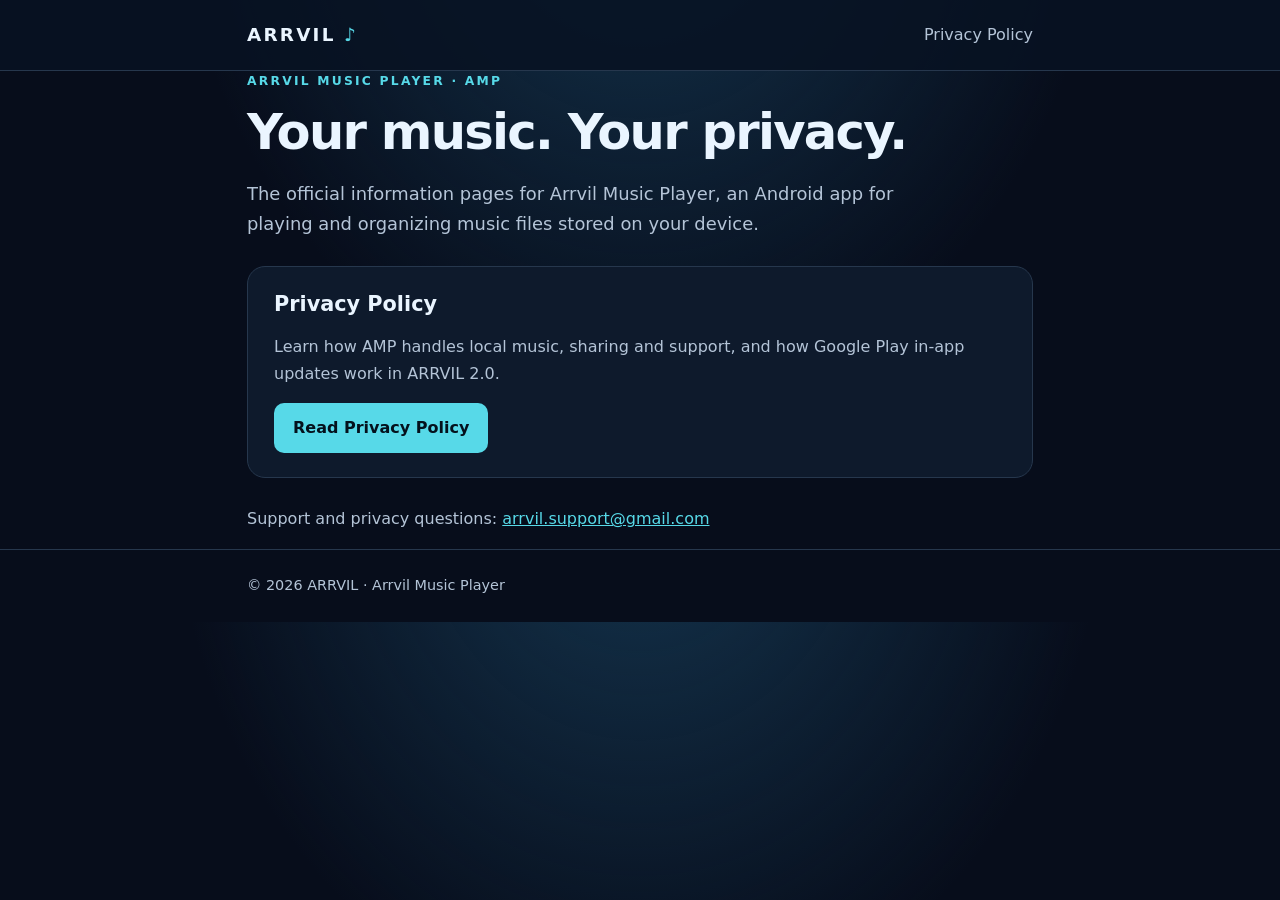
<file: index.html>
<!DOCTYPE html>
<html lang="en"><head><meta charset="utf-8"><meta name="viewport" content="width=device-width,initial-scale=1"><meta name="robots" content="index,follow"><meta name="description" content="Official privacy and support information for Arrvil Music Player (AMP)."><title>ARRVIL Music Player | Privacy & Support</title><link rel="stylesheet" href="styles.css"></head>
<body><header><div class="shell"><a class="brand" href="index.html">ARRVIL <span>♪</span></a><nav aria-label="Main navigation"><a href="privacy.html">Privacy Policy</a></nav></div></header><main class="shell"><p class="eyebrow">Arrvil Music Player · AMP</p><h1>Your music. Your privacy.</h1><p class="lead">The official information pages for Arrvil Music Player, an Android app for playing and organizing music files stored on your device.</p><div class="panel"><h2>Privacy Policy</h2><p>Learn how AMP handles local music, sharing and support, and how Google Play in-app updates work in ARRVIL 2.0.</p><a class="action" href="privacy.html">Read Privacy Policy</a></div><p>Support and privacy questions: <a href="mailto:arrvil.support@gmail.com">arrvil.support@gmail.com</a></p></main><footer><div class="shell">© 2026 ARRVIL · Arrvil Music Player</div></footer></body></html>
</file>
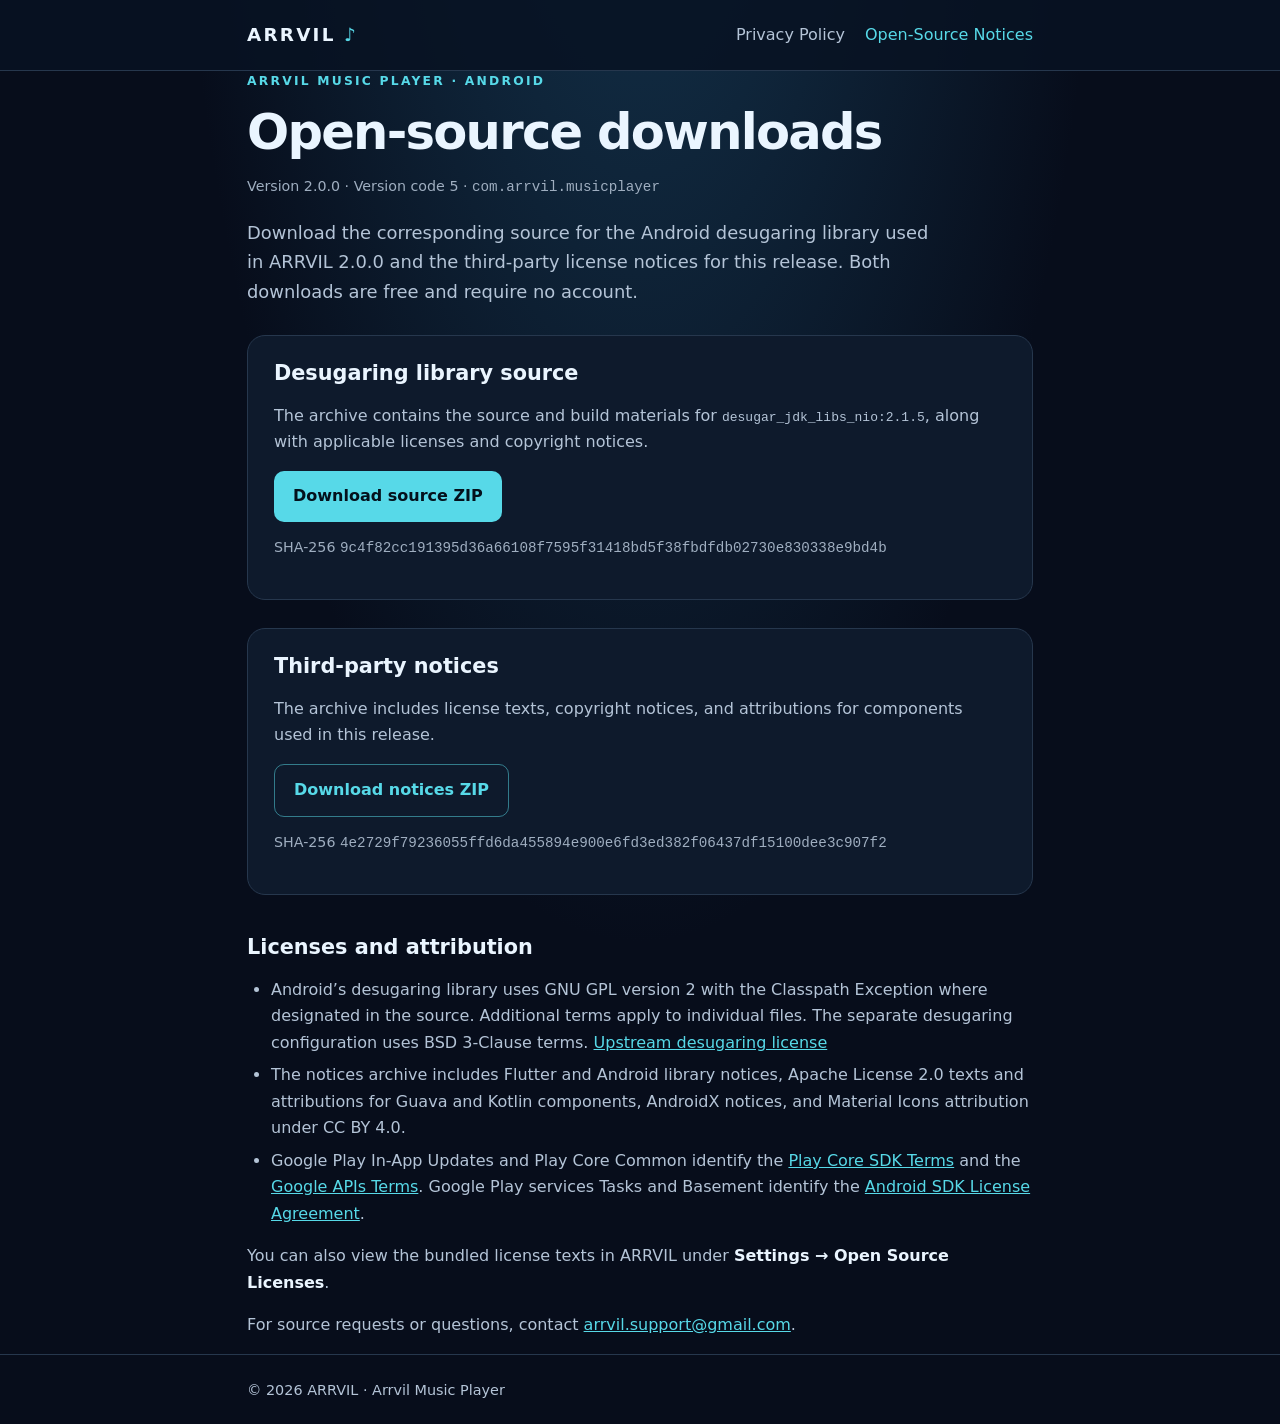
<file: opensource/2.0.0-5/index.html>
<!DOCTYPE html>
<html lang="en">
<head>
  <meta charset="utf-8">
  <meta name="viewport" content="width=device-width, initial-scale=1">
  <meta name="description" content="Open-source downloads and third-party notices for ARRVIL Music Player 2.0.0, Android version code 5.">
  <title>ARRVIL Music Player | Open-Source Notices for 2.0.0+5</title>
  <link rel="stylesheet" href="../../styles.css">
</head>
<body>
  <header>
    <div class="shell">
      <a class="brand" href="../../index.html">ARRVIL <span>♪</span></a>
      <nav aria-label="Main navigation">
        <a href="../../privacy.html">Privacy Policy</a>
        <a href="./" aria-current="page">Open-Source Notices</a>
      </nav>
    </div>
  </header>
  <main class="shell">
    <p class="eyebrow">ARRVIL Music Player · Android</p>
    <h1>Open-source downloads</h1>
    <p class="meta">Version 2.0.0 · Version code 5 · <code>com.arrvil.musicplayer</code></p>
    <p class="lead">Download the corresponding source for the Android desugaring library used in ARRVIL 2.0.0 and the third-party license notices for this release. Both downloads are free and require no account.</p>

    <section class="panel" aria-labelledby="source-heading">
      <h2 id="source-heading">Desugaring library source</h2>
      <p>The archive contains the source and build materials for <code>desugar_jdk_libs_nio:2.1.5</code>, along with applicable licenses and copyright notices.</p>
      <a class="action" href="https://github.com/arrvilsupport/arrvil-legal/releases/download/arrvil-2.0.0-5-oss/ARRVIL-2.0.0-5-desugar-source.zip">Download source ZIP</a>
      <p class="meta linkline">SHA-256 <code>9c4f82cc191395d36a66108f7595f31418bd5f38fbdfdb02730e830338e9bd4b</code></p>
    </section>

    <section class="panel" aria-labelledby="notice-heading">
      <h2 id="notice-heading">Third-party notices</h2>
      <p>The archive includes license texts, copyright notices, and attributions for components used in this release.</p>
      <a class="action secondary" href="https://github.com/arrvilsupport/arrvil-legal/releases/download/arrvil-2.0.0-5-oss/ARRVIL-2.0.0-5-third-party-notices.zip">Download notices ZIP</a>
      <p class="meta linkline">SHA-256 <code>4e2729f79236055ffd6da455894e900e6fd3ed382f06437df15100dee3c907f2</code></p>
    </section>

    <h2>Licenses and attribution</h2>
    <ul>
      <li>Android’s desugaring library uses GNU GPL version 2 with the Classpath Exception where designated in the source. Additional terms apply to individual files. The separate desugaring configuration uses BSD 3-Clause terms. <a href="https://github.com/google/desugar_jdk_libs/blob/73170c345e6a762fc6a1f0301bb15218850023ef/LICENSE">Upstream desugaring license</a></li>
      <li>The notices archive includes Flutter and Android library notices, Apache License 2.0 texts and attributions for Guava and Kotlin components, AndroidX notices, and Material Icons attribution under CC BY 4.0.</li>
      <li>Google Play In-App Updates and Play Core Common identify the <a href="https://developer.android.com/guide/playcore#play-core-software-development-kit-terms-of-service">Play Core SDK Terms</a> and the <a href="https://developers.google.com/terms">Google APIs Terms</a>. Google Play services Tasks and Basement identify the <a href="https://developer.android.com/studio/terms">Android SDK License Agreement</a>.</li>
    </ul>
    <p>You can also view the bundled license texts in ARRVIL under <strong>Settings → Open Source Licenses</strong>.</p>
    <p>For source requests or questions, contact <a href="mailto:arrvil.support@gmail.com">arrvil.support@gmail.com</a>.</p>
  </main>
  <footer><div class="shell">© 2026 ARRVIL · Arrvil Music Player</div></footer>
</body>
</html>
</file>
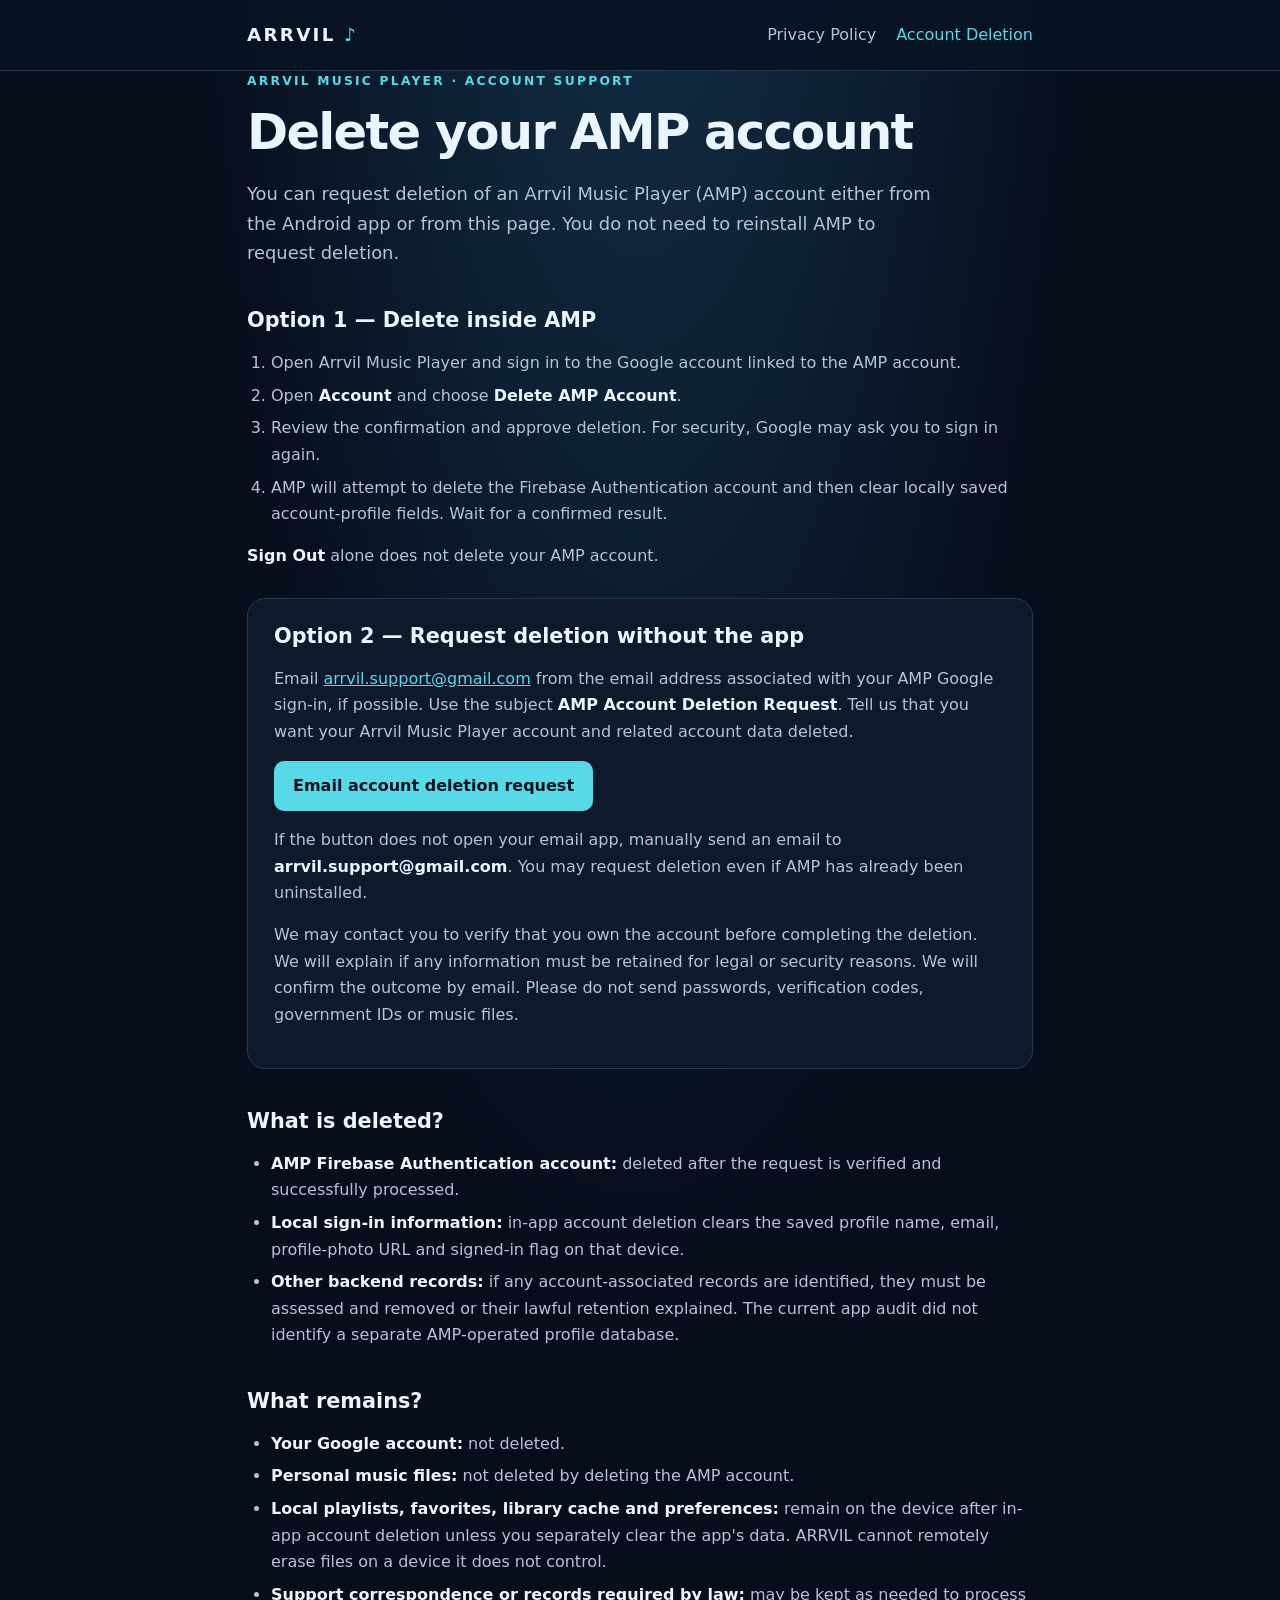
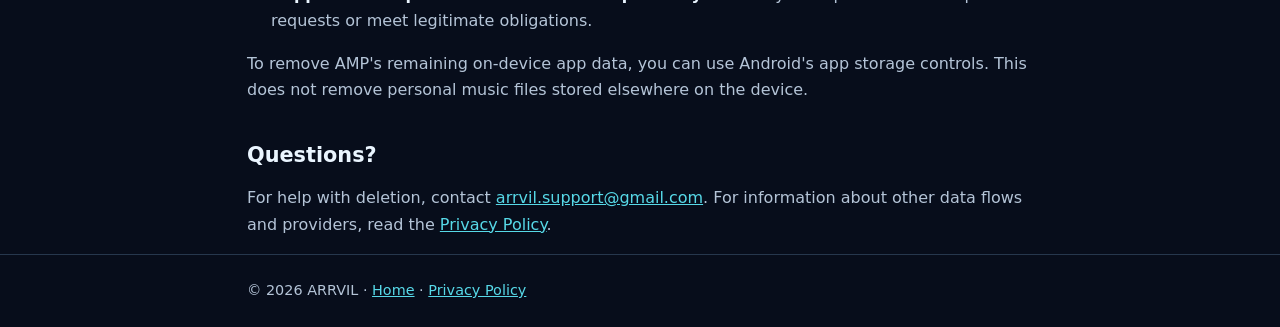
<file: account-deletion.html>
<!DOCTYPE html>
<html lang="en"><head><meta charset="utf-8"><meta name="viewport" content="width=device-width,initial-scale=1"><meta name="robots" content="index,follow"><meta name="description" content="Request account deletion for Arrvil Music Player (AMP), even after uninstalling the app."><title>Delete AMP Account | Arrvil Music Player</title><link rel="stylesheet" href="styles.css"></head>
<body><header><div class="shell"><a class="brand" href="index.html">ARRVIL <span>♪</span></a><nav aria-label="Main navigation"><a href="privacy.html">Privacy Policy</a><a href="account-deletion.html" aria-current="page">Account Deletion</a></nav></div></header><main class="shell"><p class="eyebrow">Arrvil Music Player · Account support</p><h1>Delete your AMP account</h1><p class="lead">You can request deletion of an Arrvil Music Player (AMP) account either from the Android app or from this page. You do not need to reinstall AMP to request deletion.</p>
<h2>Option 1 — Delete inside AMP</h2><ol><li>Open Arrvil Music Player and sign in to the Google account linked to the AMP account.</li><li>Open <strong>Account</strong> and choose <strong>Delete AMP Account</strong>.</li><li>Review the confirmation and approve deletion. For security, Google may ask you to sign in again.</li><li>AMP will attempt to delete the Firebase Authentication account and then clear locally saved account-profile fields. Wait for a confirmed result.</li></ol><p><strong>Sign Out</strong> alone does not delete your AMP account.</p>
<div class="panel"><h2>Option 2 — Request deletion without the app</h2><p>Email <a href="mailto:arrvil.support@gmail.com">arrvil.support@gmail.com</a> from the email address associated with your AMP Google sign-in, if possible. Use the subject <strong>AMP Account Deletion Request</strong>. Tell us that you want your Arrvil Music Player account and related account data deleted.</p><a class="action" href="mailto:arrvil.support@gmail.com?subject=AMP%20Account%20Deletion%20Request&amp;body=Hello%20ARRVIL%20Support%2C%0A%0AI%20request%20deletion%20of%20my%20Arrvil%20Music%20Player%20account%20and%20associated%20account%20data.%0A%0AThe%20email%20address%20used%20for%20AMP%20Google%20Sign-In%20is%3A%20%0A%0AThank%20you.">Email account deletion request</a><p>If the button does not open your email app, manually send an email to <strong class="linkline">arrvil.support@gmail.com</strong>. You may request deletion even if AMP has already been uninstalled.</p><p>We may contact you to verify that you own the account before completing the deletion. We will explain if any information must be retained for legal or security reasons. We will confirm the outcome by email. Please do not send passwords, verification codes, government IDs or music files.</p></div>
<h2>What is deleted?</h2><ul><li><strong>AMP Firebase Authentication account:</strong> deleted after the request is verified and successfully processed.</li><li><strong>Local sign-in information:</strong> in-app account deletion clears the saved profile name, email, profile-photo URL and signed-in flag on that device.</li><li><strong>Other backend records:</strong> if any account-associated records are identified, they must be assessed and removed or their lawful retention explained. The current app audit did not identify a separate AMP-operated profile database.</li></ul>
<h2>What remains?</h2><ul><li><strong>Your Google account:</strong> not deleted.</li><li><strong>Personal music files:</strong> not deleted by deleting the AMP account.</li><li><strong>Local playlists, favorites, library cache and preferences:</strong> remain on the device after in-app account deletion unless you separately clear the app's data. ARRVIL cannot remotely erase files on a device it does not control.</li><li><strong>Support correspondence or records required by law:</strong> may be kept as needed to process requests or meet legitimate obligations.</li></ul><p>To remove AMP's remaining on-device app data, you can use Android's app storage controls. This does not remove personal music files stored elsewhere on the device.</p><h2>Questions?</h2><p>For help with deletion, contact <a href="mailto:arrvil.support@gmail.com">arrvil.support@gmail.com</a>. For information about other data flows and providers, read the <a href="privacy.html">Privacy Policy</a>.</p></main><footer><div class="shell">© 2026 ARRVIL · <a href="index.html">Home</a> · <a href="privacy.html">Privacy Policy</a></div></footer></body></html>
</file>
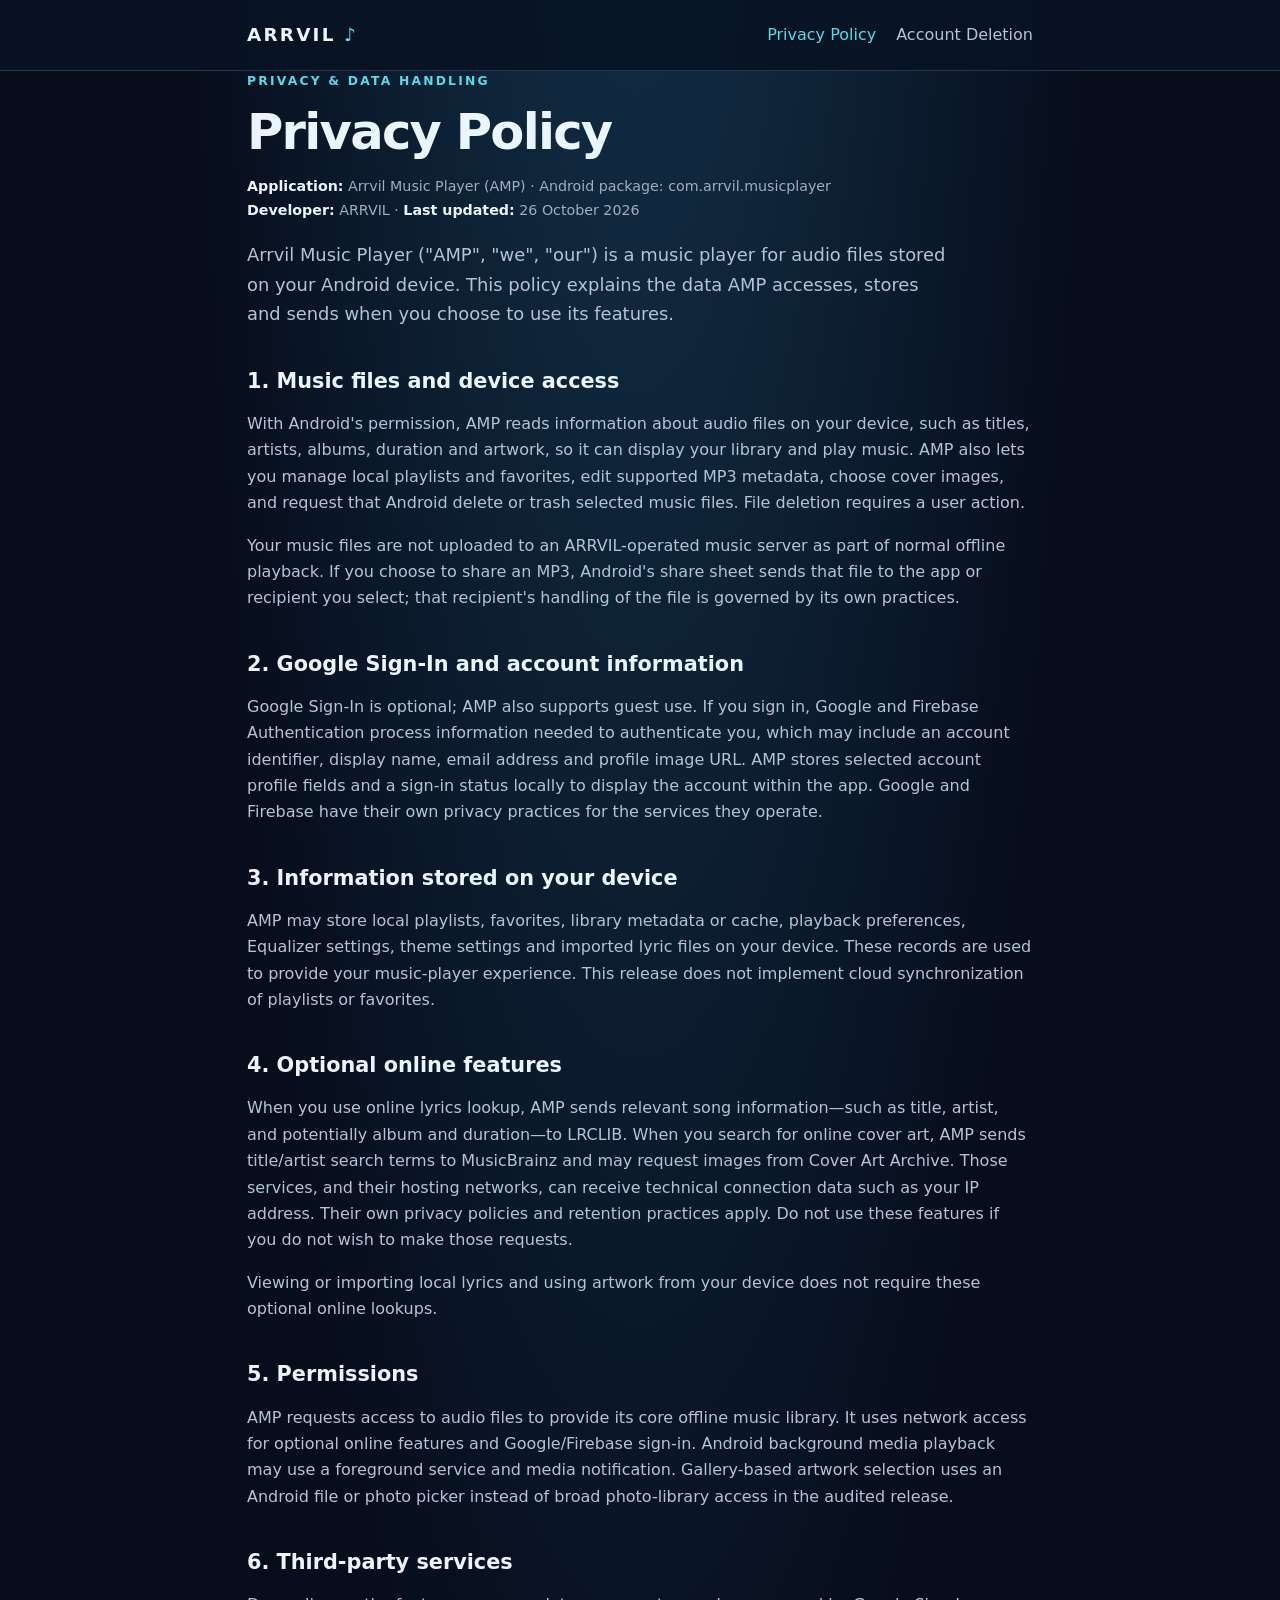
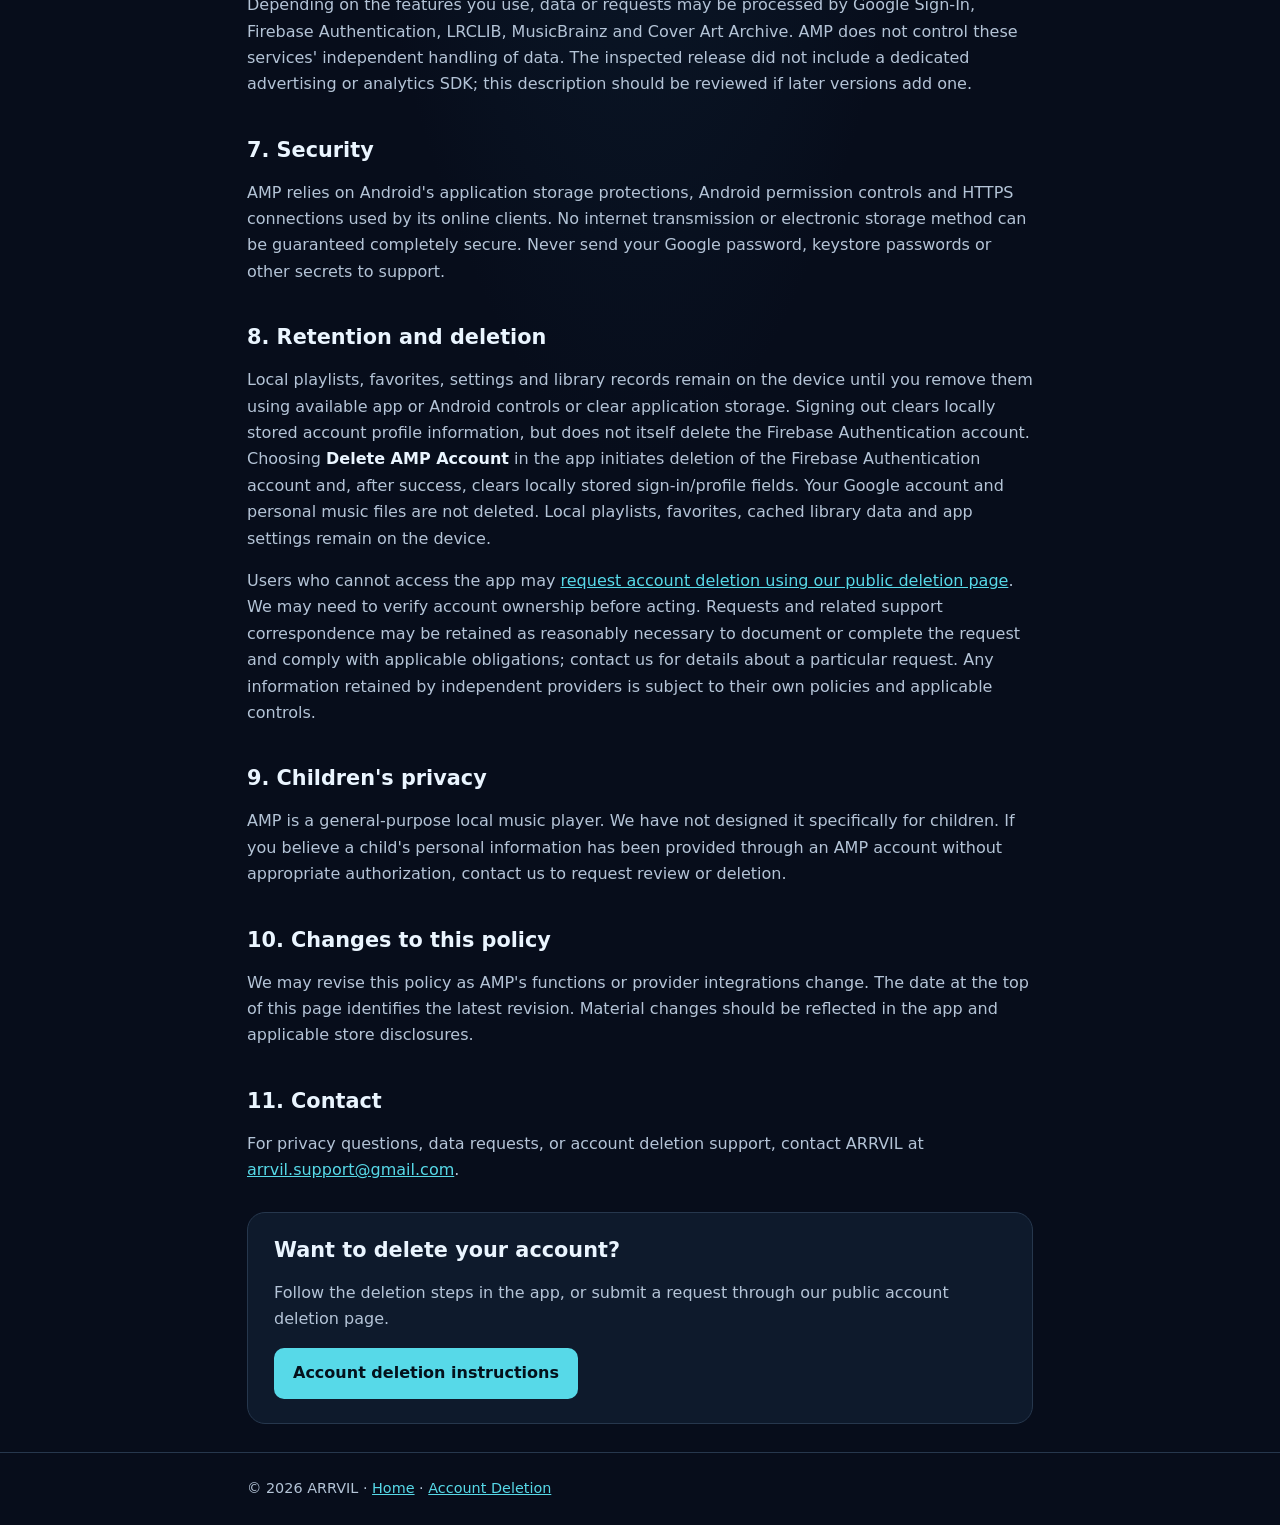
<file: privacy-legacy.html>
<!DOCTYPE html>
<html lang="en"><head><meta charset="utf-8"><meta name="viewport" content="width=device-width,initial-scale=1"><meta name="robots" content="index,follow"><meta name="description" content="Privacy Policy for Arrvil Music Player (AMP)."><title>Privacy Policy | Arrvil Music Player</title><link rel="stylesheet" href="styles.css"></head>
<body><header><div class="shell"><a class="brand" href="index.html">ARRVIL <span>♪</span></a><nav aria-label="Main navigation"><a href="privacy.html" aria-current="page">Privacy Policy</a><a href="account-deletion.html">Account Deletion</a></nav></div></header><main class="shell"><p class="eyebrow">Privacy & data handling</p><h1>Privacy Policy</h1><p class="meta"><strong>Application:</strong> Arrvil Music Player (AMP) · Android package: com.arrvil.musicplayer<br><strong>Developer:</strong> ARRVIL · <strong>Last updated:</strong> 26 October 2026</p>
<p class="lead">Arrvil Music Player ("AMP", "we", "our") is a music player for audio files stored on your Android device. This policy explains the data AMP accesses, stores and sends when you choose to use its features.</p>
<h2>1. Music files and device access</h2><p>With Android's permission, AMP reads information about audio files on your device, such as titles, artists, albums, duration and artwork, so it can display your library and play music. AMP also lets you manage local playlists and favorites, edit supported MP3 metadata, choose cover images, and request that Android delete or trash selected music files. File deletion requires a user action.</p><p>Your music files are not uploaded to an ARRVIL-operated music server as part of normal offline playback. If you choose to share an MP3, Android's share sheet sends that file to the app or recipient you select; that recipient's handling of the file is governed by its own practices.</p>
<h2>2. Google Sign-In and account information</h2><p>Google Sign-In is optional; AMP also supports guest use. If you sign in, Google and Firebase Authentication process information needed to authenticate you, which may include an account identifier, display name, email address and profile image URL. AMP stores selected account profile fields and a sign-in status locally to display the account within the app. Google and Firebase have their own privacy practices for the services they operate.</p>
<h2>3. Information stored on your device</h2><p>AMP may store local playlists, favorites, library metadata or cache, playback preferences, Equalizer settings, theme settings and imported lyric files on your device. These records are used to provide your music-player experience. This release does not implement cloud synchronization of playlists or favorites.</p>
<h2>4. Optional online features</h2><p>When you use online lyrics lookup, AMP sends relevant song information—such as title, artist, and potentially album and duration—to LRCLIB. When you search for online cover art, AMP sends title/artist search terms to MusicBrainz and may request images from Cover Art Archive. Those services, and their hosting networks, can receive technical connection data such as your IP address. Their own privacy policies and retention practices apply. Do not use these features if you do not wish to make those requests.</p><p>Viewing or importing local lyrics and using artwork from your device does not require these optional online lookups.</p>
<h2>5. Permissions</h2><p>AMP requests access to audio files to provide its core offline music library. It uses network access for optional online features and Google/Firebase sign-in. Android background media playback may use a foreground service and media notification. Gallery-based artwork selection uses an Android file or photo picker instead of broad photo-library access in the audited release.</p>
<h2>6. Third-party services</h2><p>Depending on the features you use, data or requests may be processed by Google Sign-In, Firebase Authentication, LRCLIB, MusicBrainz and Cover Art Archive. AMP does not control these services' independent handling of data. The inspected release did not include a dedicated advertising or analytics SDK; this description should be reviewed if later versions add one.</p>
<h2>7. Security</h2><p>AMP relies on Android's application storage protections, Android permission controls and HTTPS connections used by its online clients. No internet transmission or electronic storage method can be guaranteed completely secure. Never send your Google password, keystore passwords or other secrets to support.</p>
<h2>8. Retention and deletion</h2><p>Local playlists, favorites, settings and library records remain on the device until you remove them using available app or Android controls or clear application storage. Signing out clears locally stored account profile information, but does not itself delete the Firebase Authentication account. Choosing <strong>Delete AMP Account</strong> in the app initiates deletion of the Firebase Authentication account and, after success, clears locally stored sign-in/profile fields. Your Google account and personal music files are not deleted. Local playlists, favorites, cached library data and app settings remain on the device.</p><p>Users who cannot access the app may <a href="account-deletion.html">request account deletion using our public deletion page</a>. We may need to verify account ownership before acting. Requests and related support correspondence may be retained as reasonably necessary to document or complete the request and comply with applicable obligations; contact us for details about a particular request. Any information retained by independent providers is subject to their own policies and applicable controls.</p>
<h2>9. Children's privacy</h2><p>AMP is a general-purpose local music player. We have not designed it specifically for children. If you believe a child's personal information has been provided through an AMP account without appropriate authorization, contact us to request review or deletion.</p>
<h2>10. Changes to this policy</h2><p>We may revise this policy as AMP's functions or provider integrations change. The date at the top of this page identifies the latest revision. Material changes should be reflected in the app and applicable store disclosures.</p>
<h2>11. Contact</h2><p>For privacy questions, data requests, or account deletion support, contact ARRVIL at <a class="linkline" href="mailto:arrvil.support@gmail.com">arrvil.support@gmail.com</a>.</p>
<div class="panel"><h2>Want to delete your account?</h2><p>Follow the deletion steps in the app, or submit a request through our public account deletion page.</p><a class="action" href="account-deletion.html">Account deletion instructions</a></div>
</main><footer><div class="shell">© 2026 ARRVIL · <a href="index.html">Home</a> · <a href="account-deletion.html">Account Deletion</a></div></footer></body></html>
</file>
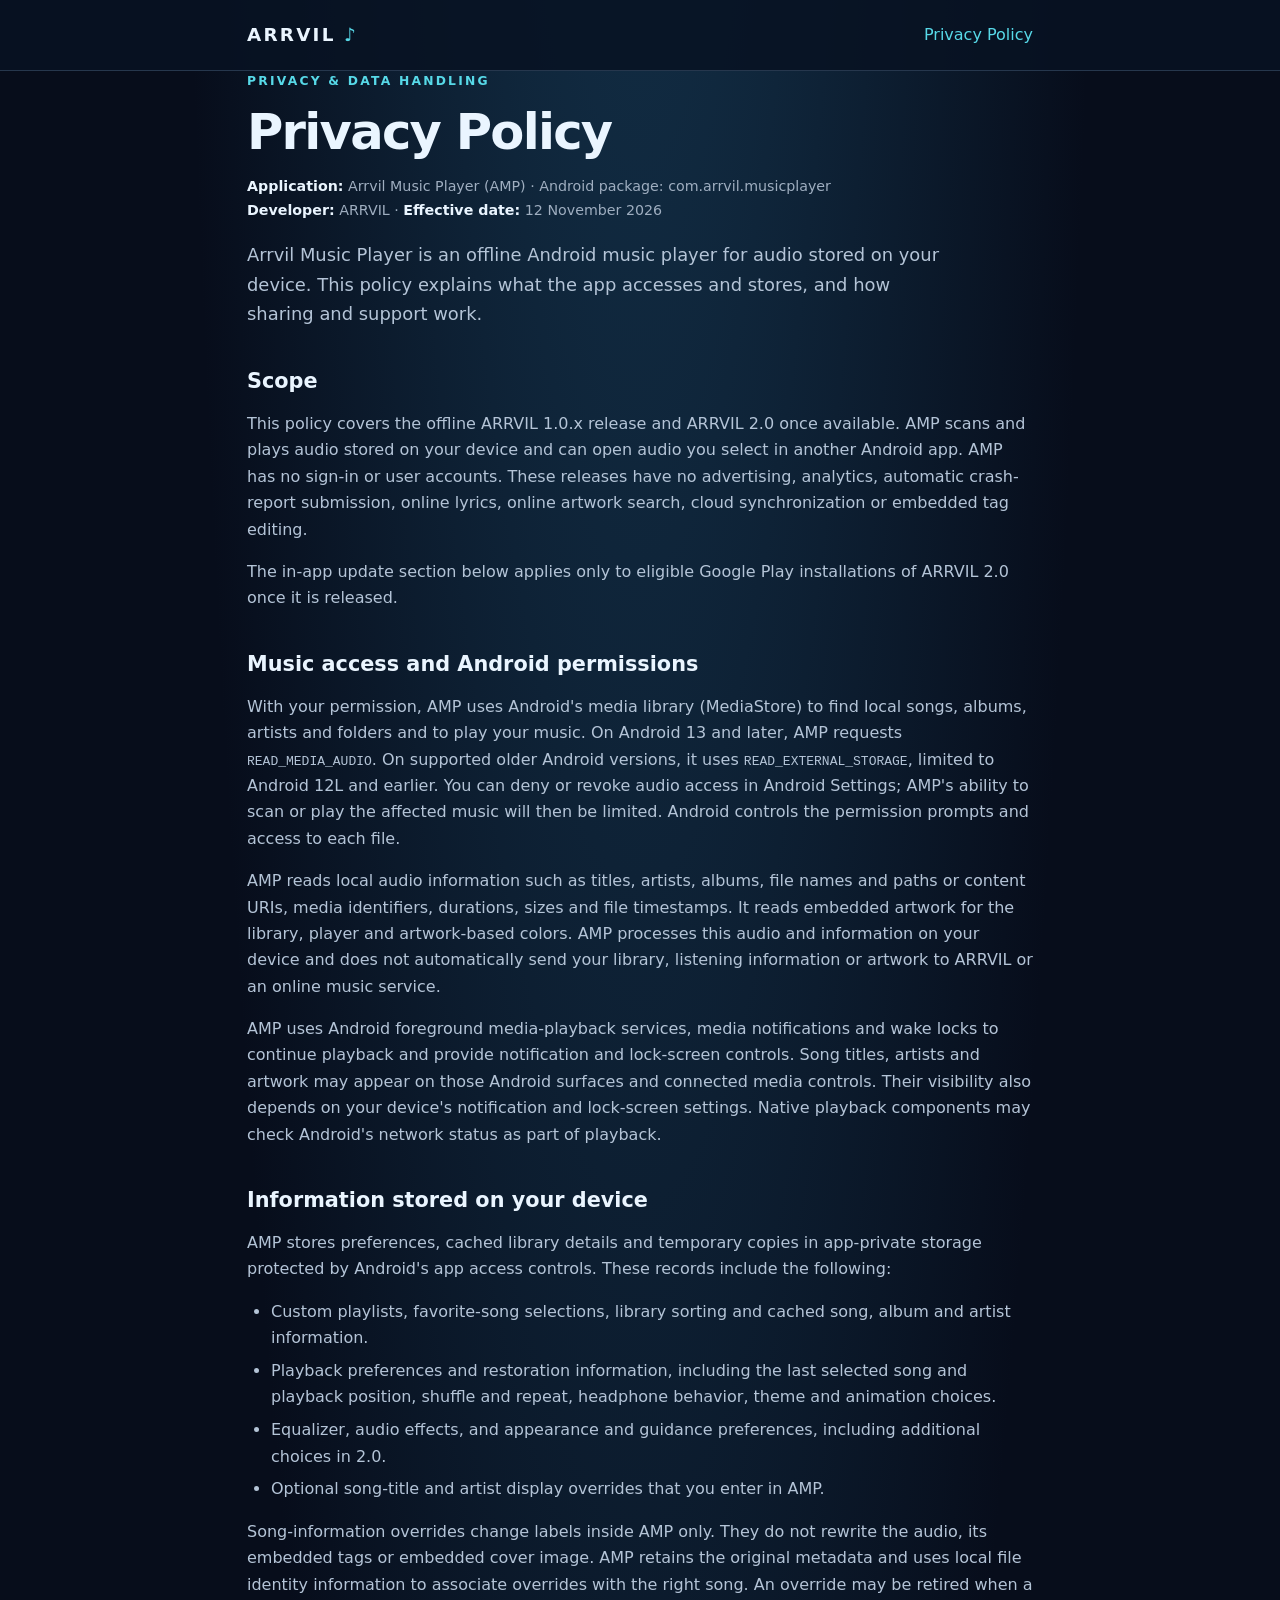
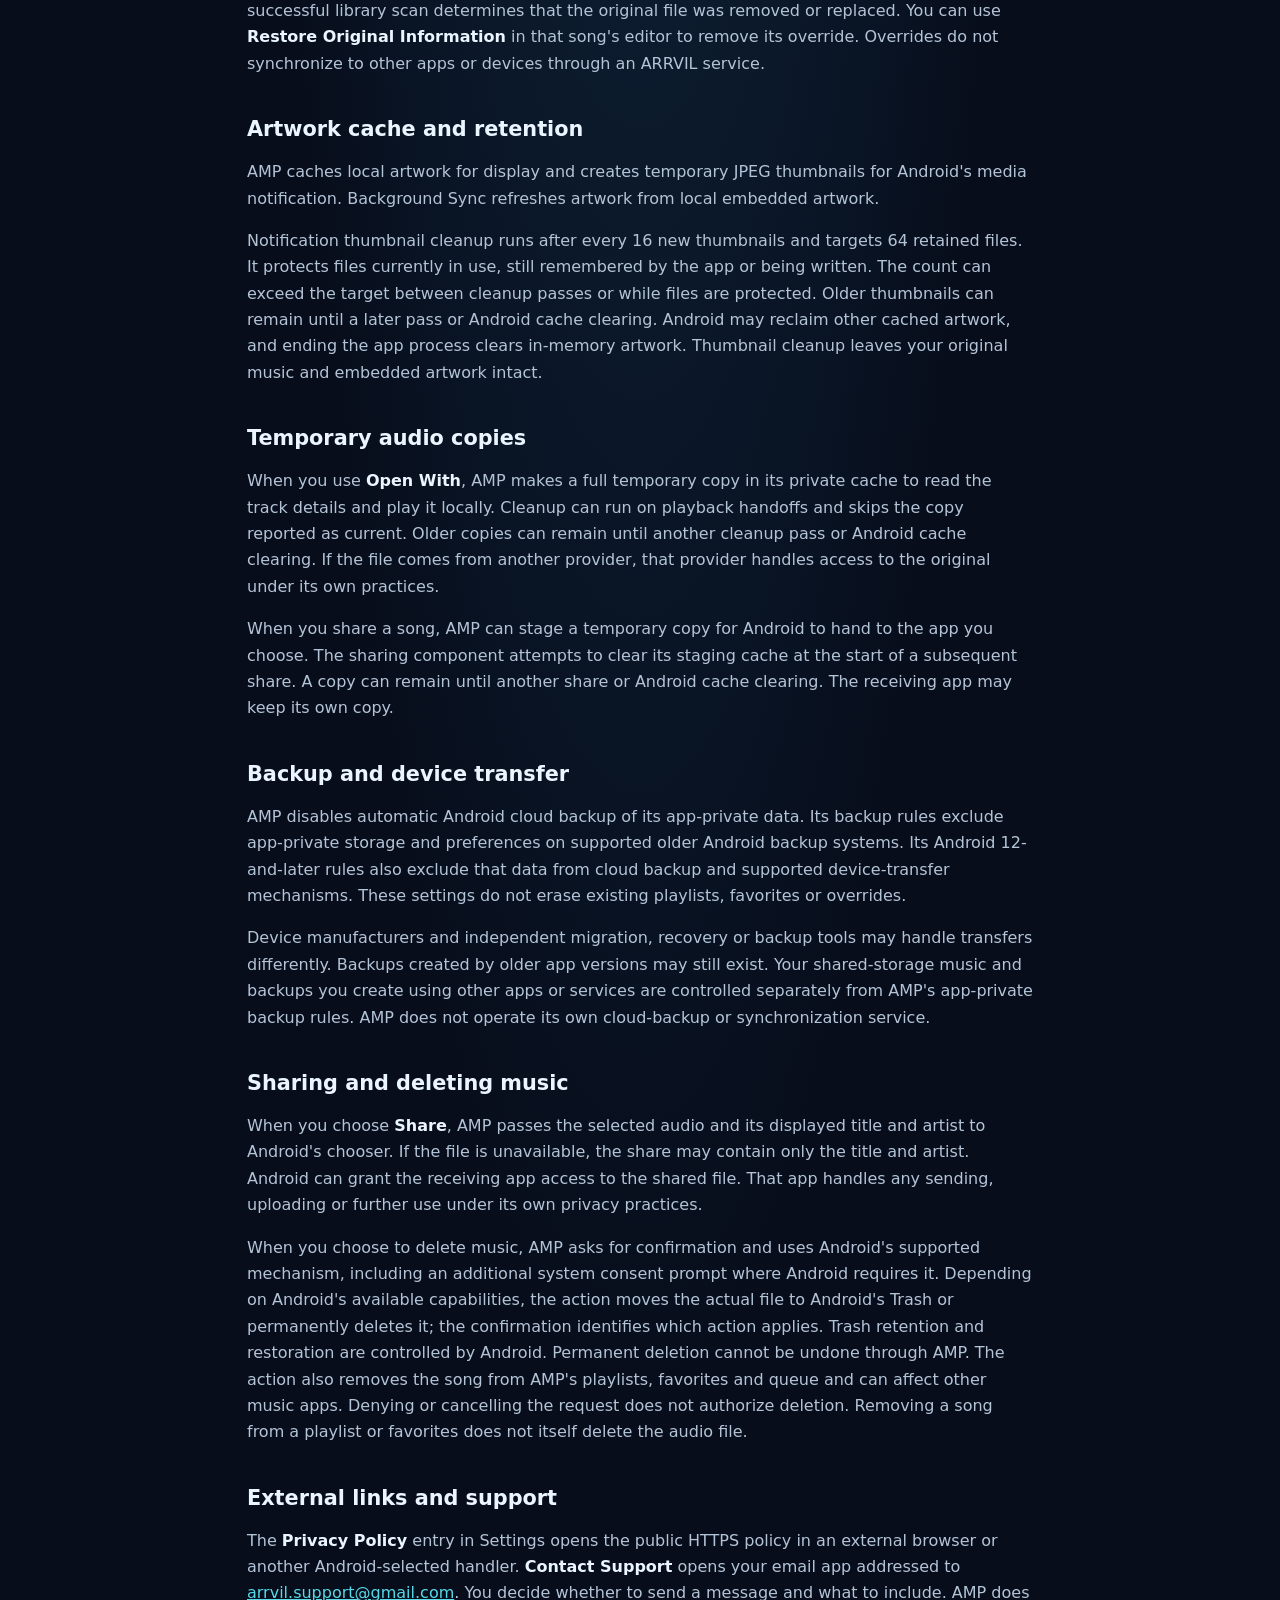
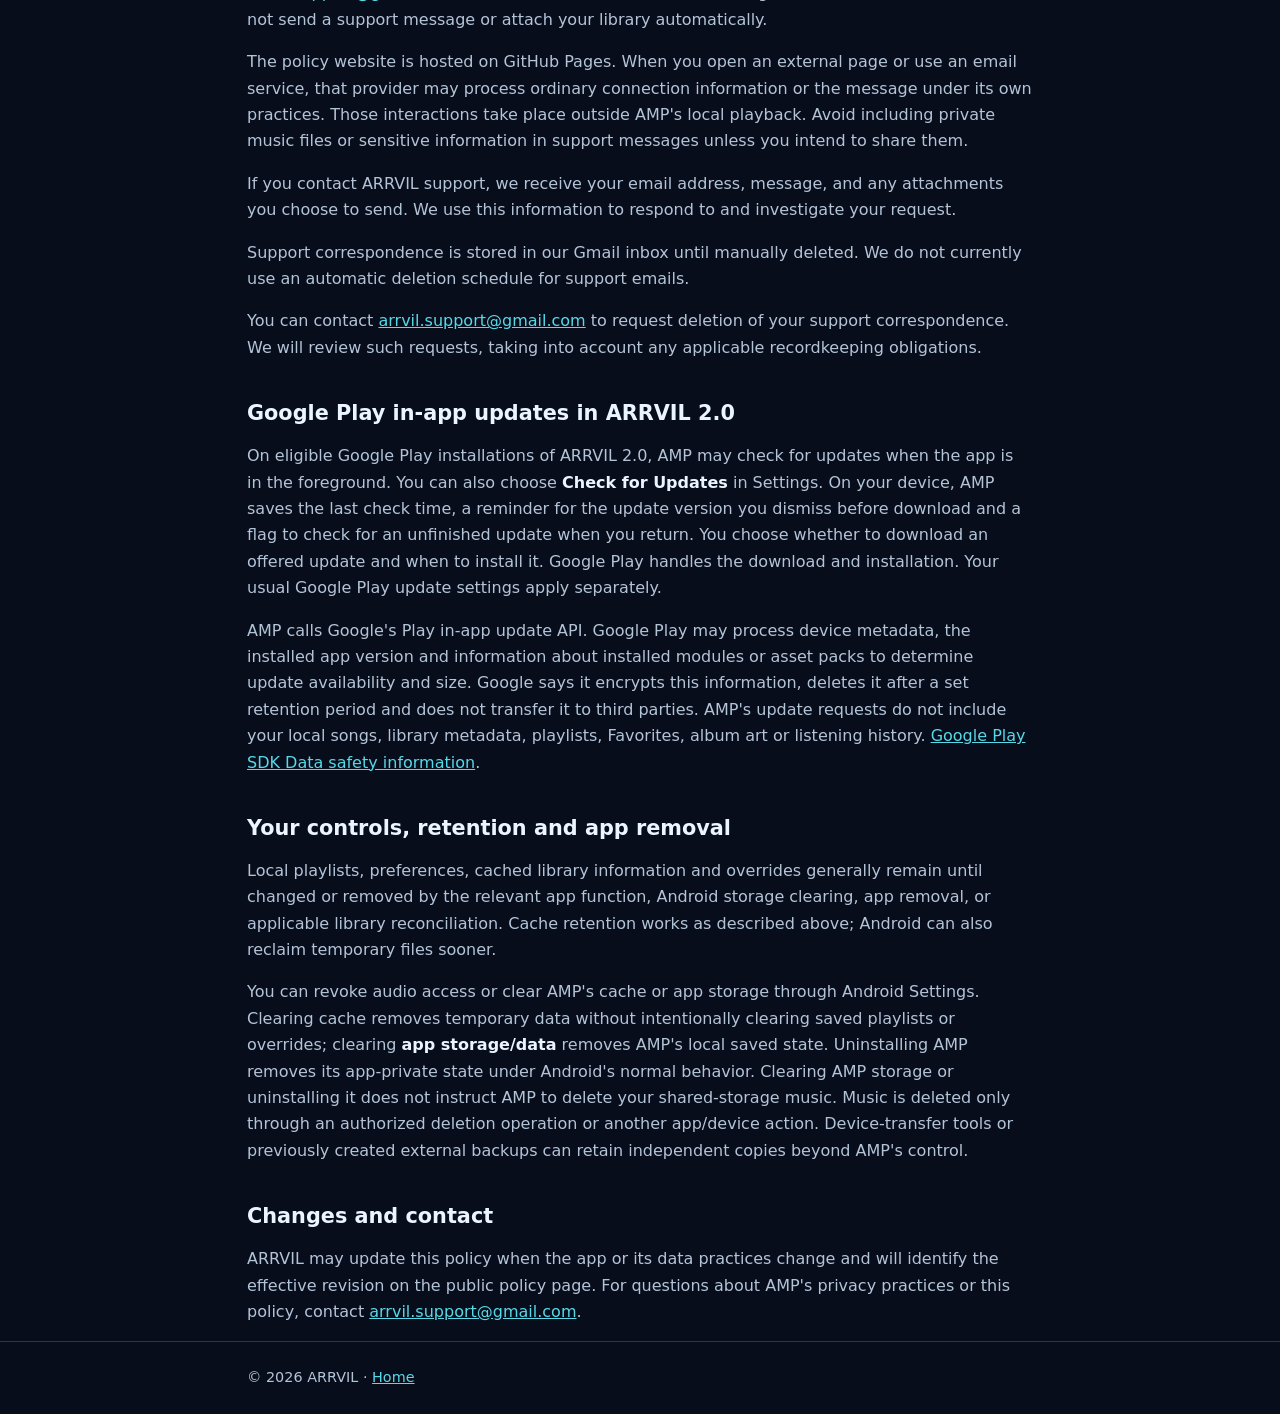
<file: privacy.html>
<!DOCTYPE html>
<html lang="en">
<head>
  <meta charset="utf-8">
  <meta name="viewport" content="width=device-width,initial-scale=1">
  <meta name="robots" content="index,follow">
  <meta name="description" content="Privacy Policy for Arrvil Music Player (AMP), offline Android music player.">
  <title>Privacy Policy | Arrvil Music Player</title>
  <link rel="stylesheet" href="styles.css">
</head>
<body>
<header><div class="shell"><a class="brand" href="index.html">ARRVIL <span>♪</span></a><nav aria-label="Main navigation"><a href="privacy.html" aria-current="page">Privacy Policy</a></nav></div></header>
<main class="shell">
  <p class="eyebrow">Privacy &amp; data handling</p>
  <h1>Privacy Policy</h1>
  <p class="meta"><strong>Application:</strong> Arrvil Music Player (AMP) · Android package: com.arrvil.musicplayer<br><strong>Developer:</strong> ARRVIL · <strong>Effective date:</strong> 12 November 2026</p>
  <p class="lead">Arrvil Music Player is an offline Android music player for audio stored on your device. This policy explains what the app accesses and stores, and how sharing and support work.</p>
<h2>Scope</h2>
<p>This policy covers the offline ARRVIL 1.0.x release and ARRVIL 2.0 once available. AMP scans and plays audio stored on your device and can open audio you select in another Android app. AMP has no sign-in or user accounts. These releases have no advertising, analytics, automatic crash-report submission, online lyrics, online artwork search, cloud synchronization or embedded tag editing.</p>
<p>The in-app update section below applies only to eligible Google Play installations of ARRVIL 2.0 once it is released.</p>
<h2>Music access and Android permissions</h2>
<p>With your permission, AMP uses Android's media library (MediaStore) to find local songs, albums, artists and folders and to play your music. On Android 13 and later, AMP requests <code>READ_MEDIA_AUDIO</code>. On supported older Android versions, it uses <code>READ_EXTERNAL_STORAGE</code>, limited to Android 12L and earlier. You can deny or revoke audio access in Android Settings; AMP's ability to scan or play the affected music will then be limited. Android controls the permission prompts and access to each file.</p>
<p>AMP reads local audio information such as titles, artists, albums, file names and paths or content URIs, media identifiers, durations, sizes and file timestamps. It reads embedded artwork for the library, player and artwork-based colors. AMP processes this audio and information on your device and does not automatically send your library, listening information or artwork to ARRVIL or an online music service.</p>
<p>AMP uses Android foreground media-playback services, media notifications and wake locks to continue playback and provide notification and lock-screen controls. Song titles, artists and artwork may appear on those Android surfaces and connected media controls. Their visibility also depends on your device's notification and lock-screen settings. Native playback components may check Android's network status as part of playback.</p>
<h2>Information stored on your device</h2>
<p>AMP stores preferences, cached library details and temporary copies in app-private storage protected by Android's app access controls. These records include the following:</p>
<ul>
<li>Custom playlists, favorite-song selections, library sorting and cached song, album and artist information.</li>
<li>Playback preferences and restoration information, including the last selected song and playback position, shuffle and repeat, headphone behavior, theme and animation choices.</li>
<li>Equalizer, audio effects, and appearance and guidance preferences, including additional choices in 2.0.</li>
<li>Optional song-title and artist display overrides that you enter in AMP.</li>
</ul>
<p>Song-information overrides change labels inside AMP only. They do not rewrite the audio, its embedded tags or embedded cover image. AMP retains the original metadata and uses local file identity information to associate overrides with the right song. An override may be retired when a successful library scan determines that the original file was removed or replaced. You can use <strong>Restore Original Information</strong> in that song's editor to remove its override. Overrides do not synchronize to other apps or devices through an ARRVIL service.</p>
<h2>Artwork cache and retention</h2>
<p>AMP caches local artwork for display and creates temporary JPEG thumbnails for Android's media notification. Background Sync refreshes artwork from local embedded artwork.</p>
<p>Notification thumbnail cleanup runs after every 16 new thumbnails and targets 64 retained files. It protects files currently in use, still remembered by the app or being written. The count can exceed the target between cleanup passes or while files are protected. Older thumbnails can remain until a later pass or Android cache clearing. Android may reclaim other cached artwork, and ending the app process clears in-memory artwork. Thumbnail cleanup leaves your original music and embedded artwork intact.</p>
<h2>Temporary audio copies</h2>
<p>When you use <strong>Open With</strong>, AMP makes a full temporary copy in its private cache to read the track details and play it locally. Cleanup can run on playback handoffs and skips the copy reported as current. Older copies can remain until another cleanup pass or Android cache clearing. If the file comes from another provider, that provider handles access to the original under its own practices.</p>
<p>When you share a song, AMP can stage a temporary copy for Android to hand to the app you choose. The sharing component attempts to clear its staging cache at the start of a subsequent share. A copy can remain until another share or Android cache clearing. The receiving app may keep its own copy.</p>
<h2>Backup and device transfer</h2>
<p>AMP disables automatic Android cloud backup of its app-private data. Its backup rules exclude app-private storage and preferences on supported older Android backup systems. Its Android 12-and-later rules also exclude that data from cloud backup and supported device-transfer mechanisms. These settings do not erase existing playlists, favorites or overrides.</p>
<p>Device manufacturers and independent migration, recovery or backup tools may handle transfers differently. Backups created by older app versions may still exist. Your shared-storage music and backups you create using other apps or services are controlled separately from AMP's app-private backup rules. AMP does not operate its own cloud-backup or synchronization service.</p>
<h2>Sharing and deleting music</h2>
<p>When you choose <strong>Share</strong>, AMP passes the selected audio and its displayed title and artist to Android's chooser. If the file is unavailable, the share may contain only the title and artist. Android can grant the receiving app access to the shared file. That app handles any sending, uploading or further use under its own privacy practices.</p>
<p>When you choose to delete music, AMP asks for confirmation and uses Android's supported mechanism, including an additional system consent prompt where Android requires it. Depending on Android's available capabilities, the action moves the actual file to Android's Trash or permanently deletes it; the confirmation identifies which action applies. Trash retention and restoration are controlled by Android. Permanent deletion cannot be undone through AMP. The action also removes the song from AMP's playlists, favorites and queue and can affect other music apps. Denying or cancelling the request does not authorize deletion. Removing a song from a playlist or favorites does not itself delete the audio file.</p>
<h2>External links and support</h2>
<p>The <strong>Privacy Policy</strong> entry in Settings opens the public HTTPS policy in an external browser or another Android-selected handler. <strong>Contact Support</strong> opens your email app addressed to <a href="mailto:arrvil.support@gmail.com">arrvil.support@gmail.com</a>. You decide whether to send a message and what to include. AMP does not send a support message or attach your library automatically.</p>
<p>The policy website is hosted on GitHub Pages. When you open an external page or use an email service, that provider may process ordinary connection information or the message under its own practices. Those interactions take place outside AMP's local playback. Avoid including private music files or sensitive information in support messages unless you intend to share them.</p>
<p>If you contact ARRVIL support, we receive your email address, message, and any attachments you choose to send. We use this information to respond to and investigate your request.</p>
<p>Support correspondence is stored in our Gmail inbox until manually deleted. We do not currently use an automatic deletion schedule for support emails.</p>
<p>You can contact <a href="mailto:arrvil.support@gmail.com">arrvil.support@gmail.com</a> to request deletion of your support correspondence. We will review such requests, taking into account any applicable recordkeeping obligations.</p>
<h2>Google Play in-app updates in ARRVIL 2.0</h2>
<p>On eligible Google Play installations of ARRVIL 2.0, AMP may check for updates when the app is in the foreground. You can also choose <strong>Check for Updates</strong> in Settings. On your device, AMP saves the last check time, a reminder for the update version you dismiss before download and a flag to check for an unfinished update when you return. You choose whether to download an offered update and when to install it. Google Play handles the download and installation. Your usual Google Play update settings apply separately.</p>
<p>AMP calls Google's Play in-app update API. Google Play may process device metadata, the installed app version and information about installed modules or asset packs to determine update availability and size. Google says it encrypts this information, deletes it after a set retention period and does not transfer it to third parties. AMP's update requests do not include your local songs, library metadata, playlists, Favorites, album art or listening history. <a href="https://developer.android.com/guide/playcore/in-app-updates#data-safety">Google Play SDK Data safety information</a>.</p>
<h2>Your controls, retention and app removal</h2>
<p>Local playlists, preferences, cached library information and overrides generally remain until changed or removed by the relevant app function, Android storage clearing, app removal, or applicable library reconciliation. Cache retention works as described above; Android can also reclaim temporary files sooner.</p>
<p>You can revoke audio access or clear AMP's cache or app storage through Android Settings. Clearing cache removes temporary data without intentionally clearing saved playlists or overrides; clearing <strong>app storage/data</strong> removes AMP's local saved state. Uninstalling AMP removes its app-private state under Android's normal behavior. Clearing AMP storage or uninstalling it does not instruct AMP to delete your shared-storage music. Music is deleted only through an authorized deletion operation or another app/device action. Device-transfer tools or previously created external backups can retain independent copies beyond AMP's control.</p>
<h2>Changes and contact</h2>
<p>ARRVIL may update this policy when the app or its data practices change and will identify the effective revision on the public policy page. For questions about AMP's privacy practices or this policy, contact <a href="mailto:arrvil.support@gmail.com">arrvil.support@gmail.com</a>.</p>

</main>
<footer><div class="shell">© 2026 ARRVIL · <a href="index.html">Home</a></div></footer>
</body></html>
</file>
<file: styles.css>
:root{color-scheme:dark;--bg:#070d1b;--surface:#0e1a2c;--border:#26374d;--text:#eaf5ff;--muted:#b4c4d7;--accent:#57d9e8;--ink:#04111c}*{box-sizing:border-box}html{font-family:system-ui,-apple-system,Segoe UI,Roboto,Arial,sans-serif;line-height:1.65}body{margin:0;background:radial-gradient(ellipse at 50% -28%,#153751 0%,transparent 52%),var(--bg);color:var(--text)}a{color:var(--accent)}a:hover{text-decoration-thickness:2px}a:focus-visible{outline:3px solid #eaf5ff;outline-offset:4px;border-radius:3px}.shell{max-width:830px;margin:auto;padding:0 22px}header{border-bottom:1px solid var(--border);background:#081222db}header .shell{display:flex;align-items:center;justify-content:space-between;flex-wrap:wrap;gap:15px;padding-top:20px;padding-bottom:20px}.brand{font-size:1.15rem;font-weight:780;letter-spacing:.12em;color:var(--text);text-decoration:none}.brand span{color:var(--accent)}nav{display:flex;gap:20px;flex-wrap:wrap}nav a{color:var(--muted);text-decoration:none}nav a[aria-current=page]{color:var(--accent)}main{padding-top:56px;padding-bottom:76px}h1{font-size:clamp(2rem,5vw,3.1rem);letter-spacing:-.035em;line-height:1.16;margin:0 0 14px}h2{font-size:1.3rem;margin:39px 0 8px;line-height:1.3;color:var(--text)}p,li{color:var(--muted)}strong{color:var(--text)}.eyebrow{font-size:.77rem;text-transform:uppercase;letter-spacing:.18em;color:var(--accent);font-weight:700;margin:0 0 12px}.lead{font-size:1.12rem;max-width:700px}.meta{font-size:.89rem;color:#9faec0}.panel{background:var(--surface);border:1px solid var(--border);border-radius:18px;padding:24px 26px;margin:28px 0}.panel h2{margin-top:0}.action{display:inline-block;padding:12px 19px;background:var(--accent);color:var(--ink);font-weight:750;text-decoration:none;border-radius:10px}.secondary{background:transparent;color:var(--accent);border:1px solid #57d9e882}.linkline{overflow-wrap:anywhere}footer{border-top:1px solid var(--border);padding:24px 0;color:var(--muted);font-size:.9rem}ul,ol{padding-left:24px}li{margin:.4em 0}@media(max-width:520px){header .shell{align-items:flex-start}.panel{padding:20px}main{padding-top:36px}}
</file>
